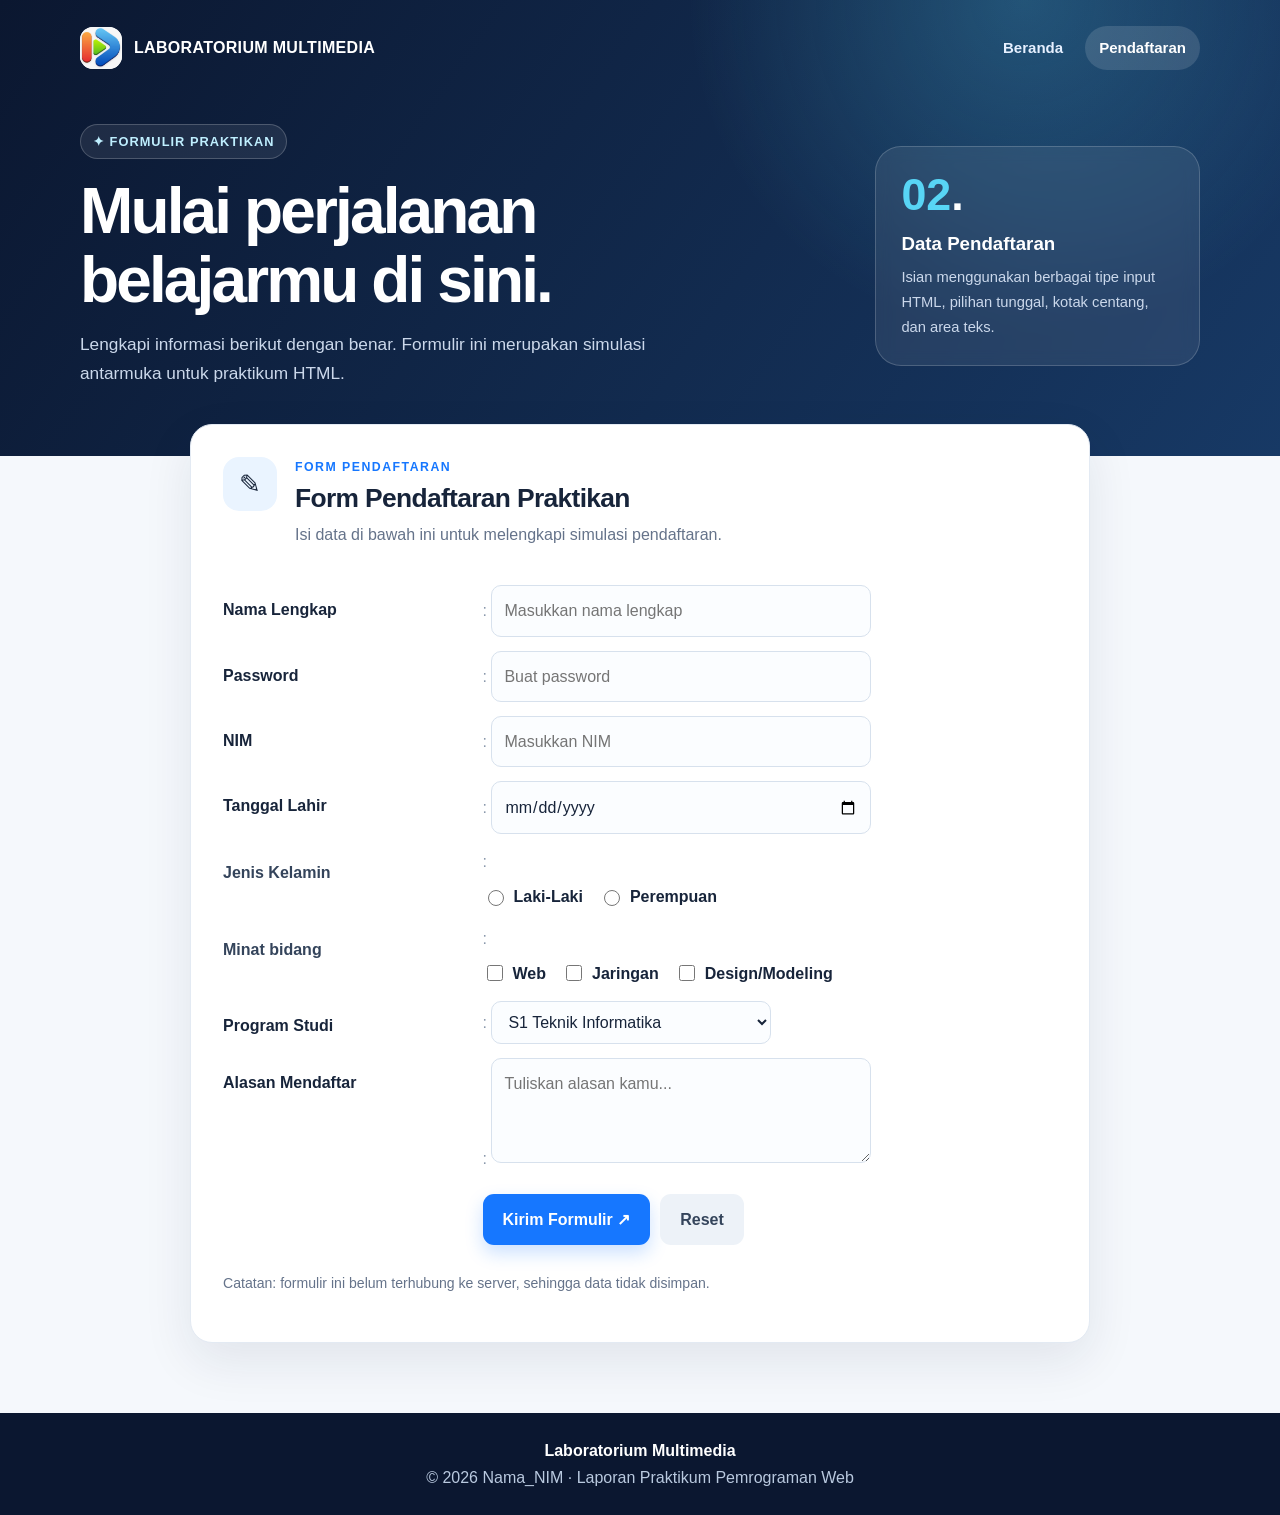
<file: LAPRAK1_PEMROGRAMAN_WEB_DESAIN_PRO (1)/LAPRAK1_202531096_NADINE MEYRANI NURISCA_KELAS E/pendaftaran.html>
<!DOCTYPE html>
<html lang="id">
<head>
    <meta charset="UTF-8">
    <meta name="viewport" content="width=device-width, initial-scale=1.0">
    <title>Laporan Praktikum - Pendaftaran</title>
    <link rel="stylesheet" href="style.css">
</head>
<body>
    <header class="site-header">
        <div class="topbar">
            <a class="brand" href="index.html" style="text-decoration:none">
                <span class="brand-mark"><img src="Logo multi.png" alt="Logo Laboratorium Multimedia"></span>
                <span>LABORATORIUM MULTIMEDIA</span>
            </a>
            <nav class="nav-links" aria-label="Navigasi utama">
                <a href="index.html">Beranda</a>
                <a class="active" href="pendaftaran.html">Pendaftaran</a>
            </nav>
        </div>
        <div class="hero">
            <div>
                <span class="eyebrow">✦ Formulir praktikan</span>
                <h1>Mulai perjalanan<br>belajarmu di sini.</h1>
                <p>Lengkapi informasi berikut dengan benar. Formulir ini merupakan simulasi antarmuka untuk praktikum HTML.</p>
            </div>
            <div class="hero-panel">
                <div class="big-number">02<span style="color:white">.</span></div>
                <h3>Data Pendaftaran</h3>
                <p>Isian menggunakan berbagai tipe input HTML, pilihan tunggal, kotak centang, dan area teks.</p>
            </div>
        </div>
    </header>

    <main class="page-main">
        <section class="card">
            <div class="form-intro">
                <div class="form-icon">✎</div>
                <div>
                    <div class="section-kicker">Form pendaftaran</div>
                    <h2 style="margin:4px 0 6px">Form Pendaftaran Praktikan</h2>
                    <p class="lead" style="margin-bottom:0">Isi data di bawah ini untuk melengkapi simulasi pendaftaran.</p>
                </div>
            </div>

            <form action="" method="post">
                <table class="form-table">
                    <tr>
                        <td><label for="nama">Nama Lengkap</label></td>
                        <td>: <input type="text" id="nama" name="nama" placeholder="Masukkan nama lengkap"></td>
                    </tr>
                    <tr>
                        <td><label for="pass">Password</label></td>
                        <td>: <input type="password" id="pass" name="pass" placeholder="Buat password"></td>
                    </tr>
                    <tr>
                        <td><label for="nim">NIM</label></td>
                        <td>: <input type="number" id="nim" name="nim" placeholder="Masukkan NIM"></td>
                    </tr>
                    <tr>
                        <td><label for="tgl">Tanggal Lahir</label></td>
                        <td>: <input type="date" id="tgl" name="tgl"></td>
                    </tr>
                    <tr>
                        <td>Jenis Kelamin</td>
                        <td>:
                            <div class="choice-group">
                                <label for="laki"><input type="radio" id="laki" name="jk" value="L"> Laki-Laki</label>
                                <label for="perempuan"><input type="radio" id="perempuan" name="jk" value="P"> Perempuan</label>
                            </div>
                        </td>
                    </tr>
                    <tr>
                        <td>Minat bidang</td>
                        <td>:
                            <div class="choice-group">
                                <label for="web"><input type="checkbox" id="web" name="minat" value="web"> Web</label>
                                <label for="network"><input type="checkbox" id="network" name="minat" value="network"> Jaringan</label>
                                <label for="design"><input type="checkbox" id="design" name="minat" value="design"> Design/Modeling</label>
                            </div>
                        </td>
                    </tr>
                    <tr>
                        <td><label for="prodi">Program Studi</label></td>
                        <td>:
                            <select id="prodi" name="prodi">
                                <option value="IF">S1 Teknik Informatika</option>
                                <option value="SI">S1 Sistem Informasi</option>
                            </select>
                        </td>
                    </tr>
                    <tr>
                        <td><label for="alasan">Alasan Mendaftar</label></td>
                        <td>: <textarea id="alasan" name="alasan" rows="3" cols="20" placeholder="Tuliskan alasan kamu..."></textarea></td>
                    </tr>
                    <tr>
                        <td></td>
                        <td>
                            <div class="actions">
                                <button class="btn btn-primary" type="submit">Kirim Formulir ↗</button>
                                <button class="btn btn-secondary" type="reset">Reset</button>
                            </div>
                        </td>
                    </tr>
                </table>
            </form>
            <p class="helper">Catatan: formulir ini belum terhubung ke server, sehingga data tidak disimpan.</p>
        </section>
    </main>

    <footer>
        <strong>Laboratorium Multimedia</strong><br>
        <span>&copy; 2026 Nama_NIM · Laporan Praktikum Pemrograman Web</span>
    </footer>
</body>
</html>
</file>
<file: LAPRAK1_PEMROGRAMAN_WEB_DESAIN_PRO (1)/LAPRAK1_202531096_NADINE MEYRANI NURISCA_KELAS E/style.css>
:root {
  --navy: #0b1730;
  --navy-2: #122544;
  --blue: #1677ff;
  --cyan: #58d5f5;
  --ink: #17243a;
  --muted: #65738a;
  --line: #e3eaf3;
  --surface: #ffffff;
  --soft: #f3f7fc;
  --radius: 22px;
  --shadow: 0 18px 50px rgba(18, 37, 68, .09);
}
* { box-sizing: border-box; }
html { scroll-behavior: smooth; }
body {
  margin: 0; color: var(--ink);
  font-family: Inter, "Segoe UI", Arial, sans-serif;
  background: #f5f8fc; line-height: 1.7;
}
a { color: inherit; }
.site-header {
  color: white; background:
    radial-gradient(circle at 80% 0%, rgba(88,213,245,.23), transparent 30%),
    linear-gradient(125deg, var(--navy), #173965);
  padding: 26px max(22px, calc((100% - 1120px) / 2)) 68px;
}
.topbar { display:flex; align-items:center; justify-content:space-between; gap:20px; }
.brand { display:flex; align-items:center; gap:12px; font-weight:800; letter-spacing:.02em; }
.brand-mark { width:42px; height:42px; border-radius:13px; display:grid; place-items:center; background:#fff; overflow:hidden; }
.brand-mark img { width:100%; height:100%; object-fit:contain; }
.nav-links { display:flex; gap:8px; flex-wrap:wrap; align-items:center; }
.nav-links a { text-decoration:none; color:#e6f0ff; font-weight:650; font-size:.94rem; padding:9px 14px; border-radius:999px; transition:.2s; }
.nav-links a:hover, .nav-links a.active { background:rgba(255,255,255,.13); color:white; }
.hero { max-width:1120px; margin:54px auto 0; display:grid; grid-template-columns:1.4fr .6fr; gap:38px; align-items:center; }
.eyebrow { display:inline-flex; gap:8px; align-items:center; border:1px solid rgba(255,255,255,.2); background:rgba(255,255,255,.08); color:#bfefff; border-radius:999px; padding:6px 12px; font-size:.8rem; font-weight:750; letter-spacing:.08em; text-transform:uppercase; }
.hero h1 { margin:18px 0 14px; max-width:720px; font-size:clamp(2.2rem, 5vw, 4rem); line-height:1.08; letter-spacing:-.045em; }
.hero p { max-width:650px; margin:0; color:#cbd8eb; font-size:1.08rem; }
.hero-panel { border:1px solid rgba(255,255,255,.18); background:rgba(255,255,255,.08); border-radius:26px; padding:25px; backdrop-filter:blur(8px); }
.hero-panel .big-number { color:var(--cyan); font-size:2.8rem; font-weight:850; line-height:1; }
.hero-panel h3 { margin:12px 0 5px; color:white; }
.hero-panel p { font-size:.92rem; }
.container { width:min(1120px, calc(100% - 36px)); margin:-32px auto 70px; position:relative; }
.quick-links { display:grid; grid-template-columns:repeat(3,1fr); gap:16px; margin-bottom:26px; }
.quick-card { padding:20px 22px; background:white; border:1px solid var(--line); border-radius:18px; box-shadow:var(--shadow); }
.quick-card .icon { width:38px; height:38px; display:grid; place-items:center; background:#eaf4ff; color:var(--blue); border-radius:12px; font-size:1.2rem; }
.quick-card h3 { margin:12px 0 4px; font-size:1.02rem; }
.quick-card p { margin:0; color:var(--muted); font-size:.9rem; }
.content-grid { display:grid; grid-template-columns:minmax(0, 1fr) 300px; gap:24px; align-items:start; }
.stack { display:grid; gap:24px; }
.card { background:var(--surface); border:1px solid var(--line); border-radius:var(--radius); box-shadow:var(--shadow); padding:clamp(22px, 3vw, 32px); }
.section-kicker { color:var(--blue); font-size:.77rem; text-transform:uppercase; letter-spacing:.12em; font-weight:800; }
.card h2 { margin:5px 0 12px; font-size:1.65rem; letter-spacing:-.025em; line-height:1.25; }
.card h3 { margin:18px 0 10px; font-size:1.08rem; }
.lead { color:var(--muted); margin:0 0 18px; }
.logo-wrap { display:flex; align-items:center; justify-content:center; min-height:175px; padding:18px; margin:20px 0; border-radius:18px; background:linear-gradient(135deg,#f5f9ff,#edf5ff); border:1px solid #e1ecfb; }
.logo-wrap img { max-width:180px; width:100%; height:auto; filter:drop-shadow(0 10px 12px rgba(22,60,110,.12)); }
.notice-inline { border-left:4px solid var(--cyan); padding:13px 16px; background:#f0fbff; border-radius:0 12px 12px 0; color:#25425d; }
.media-box { padding:16px; background:var(--soft); border:1px solid var(--line); border-radius:16px; }
video { display:block; width:100%; max-width:520px; aspect-ratio:4/3; height:auto; background:#0b1730; border-radius:12px; }
audio { width:100%; margin-top:4px; }
aside .card { position:sticky; top:20px; }
.announcement { background:linear-gradient(145deg,#102344,#1b4777); color:white; border:0; }
.announcement .section-kicker { color:#7ce3ff; }
.announcement p { color:#d9e7f7; }
.announcement .pill { display:inline-block; padding:5px 10px; margin-top:8px; border:1px solid rgba(255,255,255,.24); border-radius:999px; font-size:.8rem; color:#e4f7ff; }
.page-main { width:min(900px, calc(100% - 36px)); margin:-32px auto 70px; position:relative; }
.form-intro { display:flex; gap:18px; align-items:flex-start; margin-bottom:24px; }
.form-icon { flex:0 0 54px; height:54px; display:grid; place-items:center; background:#eaf4ff; border-radius:16px; font-size:1.6rem; }
.form-table { width:100%; border-collapse:separate; border-spacing:0 12px; }
.form-table td { vertical-align:top; }
.form-table td:first-child { width:31%; padding:12px 18px 0 0; font-weight:700; color:#34445b; }
.form-table td:last-child { color:#8a98ab; }
.form-table label { color:var(--ink); font-weight:550; }
input:not([type=radio]):not([type=checkbox]):not([type=submit]):not([type=reset]), select, textarea {
  font:inherit; color:var(--ink); background:#fbfdff; border:1px solid #d7e1ed; border-radius:10px; padding:11px 12px; max-width:100%; outline:none; transition:border .2s, box-shadow .2s;
}
input:not([type=radio]):not([type=checkbox]):not([type=submit]):not([type=reset]) { width:min(100%, 380px); }
select { min-width:min(100%, 280px); }
textarea { width:min(100%, 380px); resize:vertical; }
input:focus, select:focus, textarea:focus { border-color:var(--blue); box-shadow:0 0 0 3px rgba(22,119,255,.12); }
.choice-group { display:flex; flex-wrap:wrap; gap:12px 16px; padding-top:8px; }
.choice-group label { display:inline-flex; align-items:center; gap:7px; }
input[type=radio], input[type=checkbox] { accent-color:var(--blue); width:16px; height:16px; }
.actions { display:flex; gap:10px; padding-top:8px; }
.btn { border:0; border-radius:11px; padding:12px 20px; font:inherit; font-weight:750; cursor:pointer; }
.btn-primary { background:var(--blue); color:white; box-shadow:0 8px 18px rgba(22,119,255,.22); }
.btn-secondary { background:#edf2f8; color:#34445b; }
.btn:hover { transform:translateY(-1px); }
.helper { color:var(--muted); font-size:.88rem; }
footer { background:#0b1730; color:#b9c9df; padding:24px 18px; text-align:center; }
footer strong { color:white; }
@media (max-width:800px) {
  .topbar { align-items:flex-start; flex-direction:column; }
  .hero { grid-template-columns:1fr; margin-top:38px; }
  .hero-panel { max-width:480px; }
  .content-grid { grid-template-columns:1fr; }
  aside .card { position:static; }
  .quick-links { grid-template-columns:1fr; }
}
@media (max-width:520px) {
  .site-header { padding-bottom:55px; }
  .nav-links a { padding:8px 10px; font-size:.88rem; }
  .form-table, .form-table tbody, .form-table tr, .form-table td { display:block; width:100%; }
  .form-table tr { padding:10px 0; border-bottom:1px solid var(--line); }
  .form-table td:first-child { padding:0 0 5px; }
  .form-table td:last-child { padding:0; }
}
</file>
